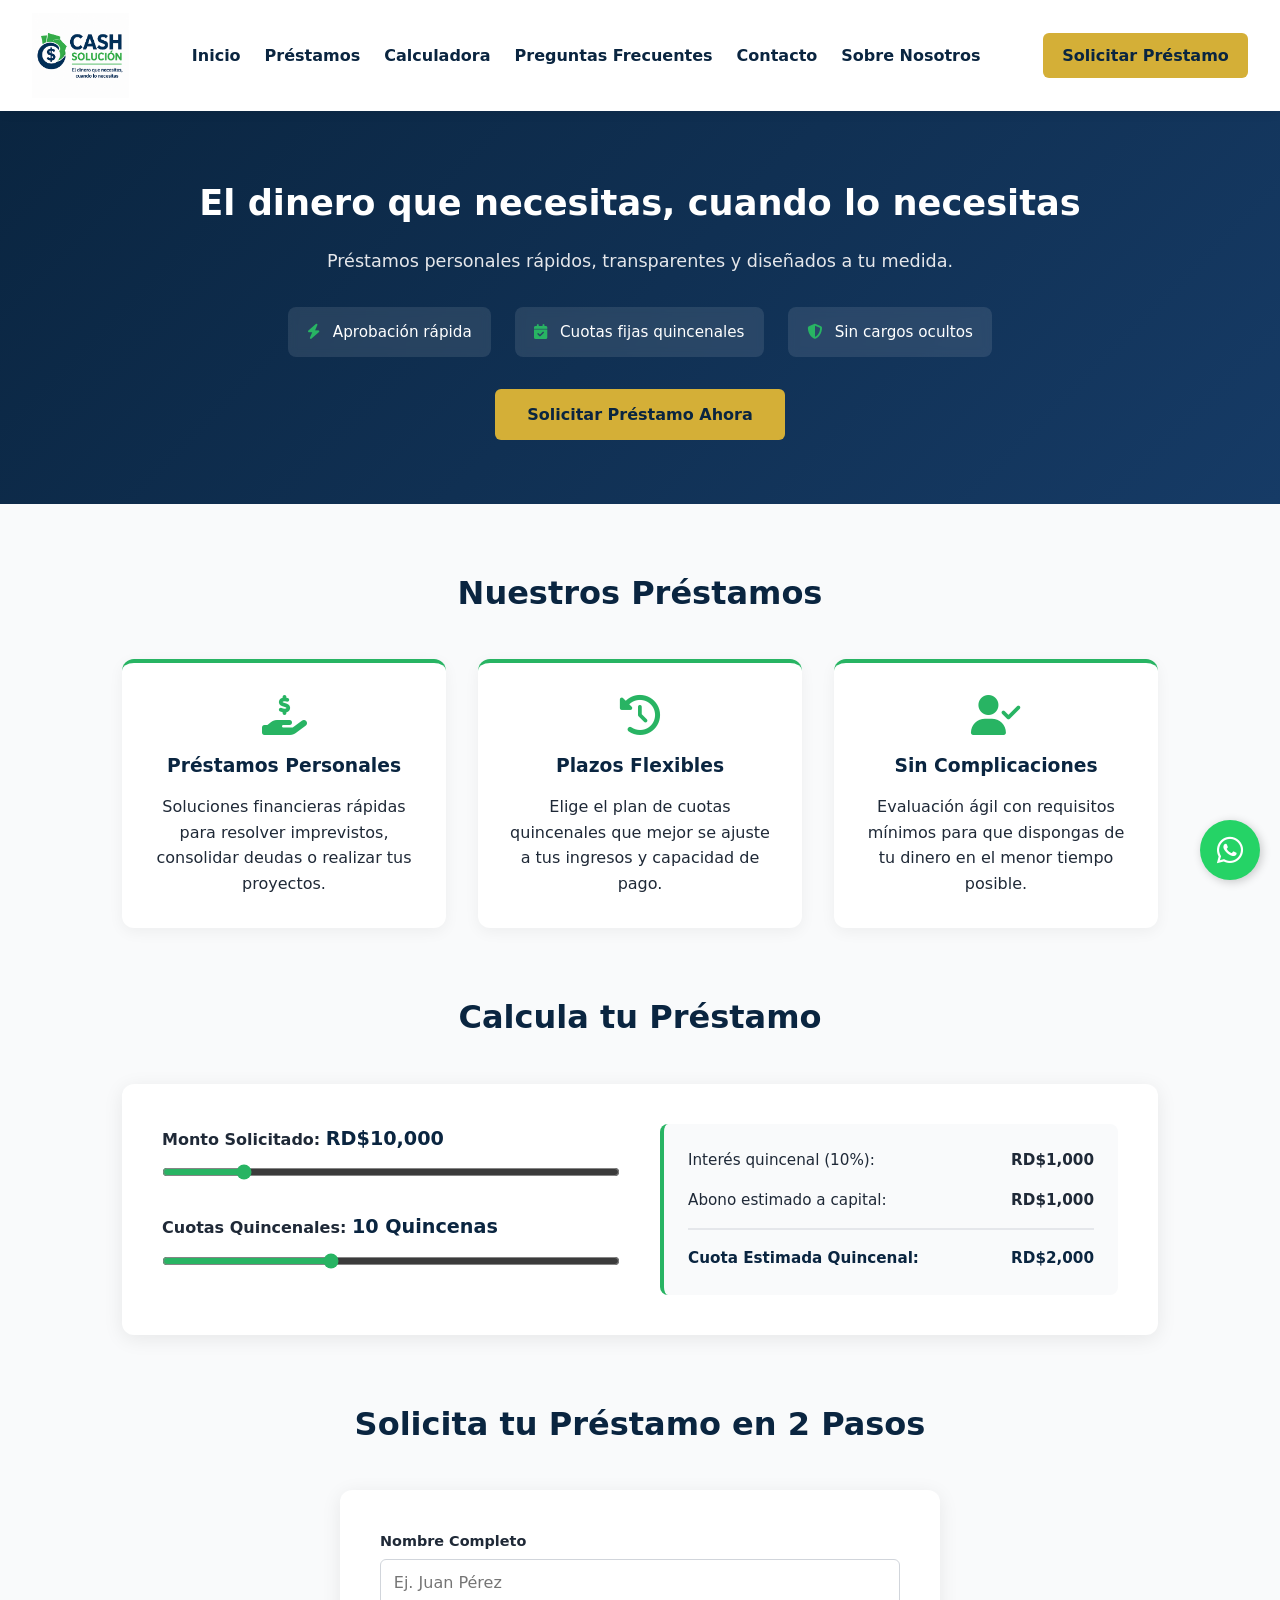
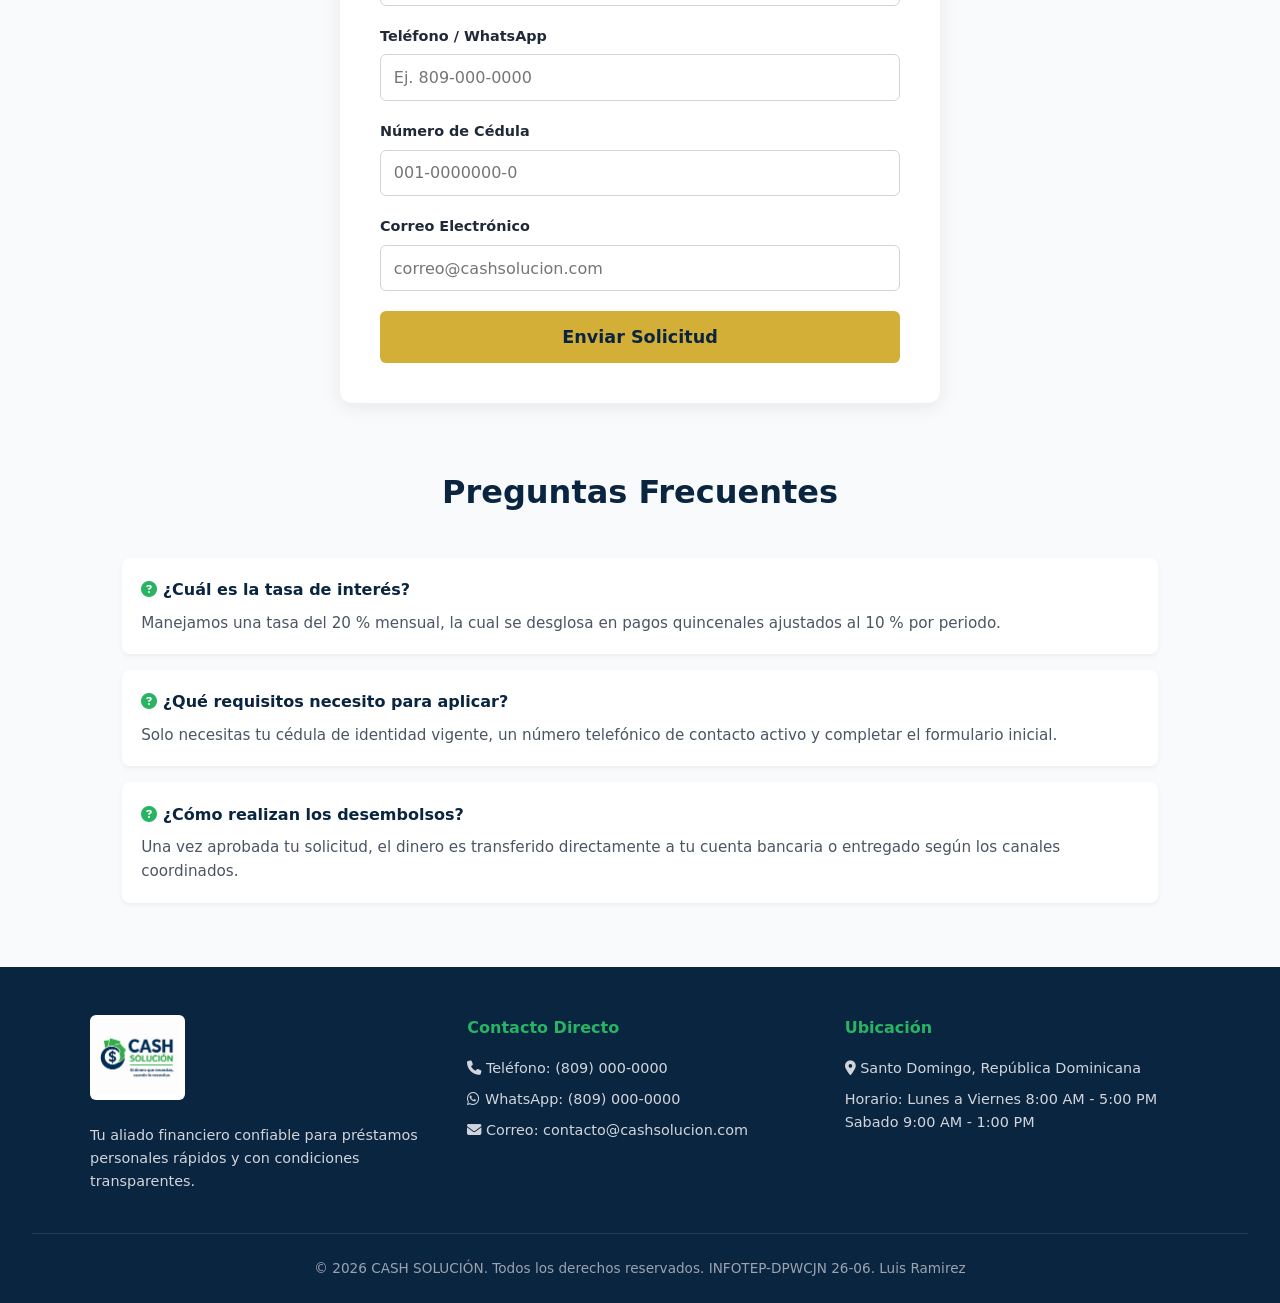
<file: index.html>
<!DOCTYPE html>
<html lang="es">
<head>
    <meta charset="UTF-8">
    <meta name="viewport" content="width=device-width, initial-scale=1.0">
    <title>CASH SOLUCIÓN - Préstamos Personales</title>
    
    <!-- Enlace a CSS -->

    <link rel="stylesheet" href="styles.css">
    
    <!-- Enlace a cloudeflare para la carpeta de iconos -->

    <link rel="stylesheet" href="https://cdnjs.cloudflare.com/ajax/libs/font-awesome/6.4.0/css/all.min.css">
</head>
<body>

<!-- Encabezado y Navegación -->

<header>

    <!-- Logotipo oficial CashSolución -->

    <a href="index.html#inicio" class="logo">
        <img src="logo.PNG" alt="Cash Solución Logo">
    </a>

    <!-- Menú con enlaces de navegación -->

    <nav>
        <ul>
            <li><a href="#inicio">Inicio</a></li>
            <li><a href="#prestamos">Préstamos</a></li>
            <li><a href="#calculadora">Calculadora</a></li>
            <li><a href="#faq">Preguntas Frecuentes</a></li>
            <li><a href="#contacto">Contacto</a></li>

            <!-- Enlace a la página Sobre Nosotros -->

            <li><a href="nosotros.html">Sobre Nosotros</a></li>
        </ul>
    </nav>

    <!-- Botón de Acción Principal Para Solicitar Préstamo -->

    <a href="#registro" class="btn-header">Solicitar Préstamo</a>
</header>

<!-- Inicio -->

<section id="inicio" class="hero">
    <h1>El dinero que necesitas, cuando lo necesitas</h1>
    <p>Préstamos personales rápidos, transparentes y diseñados a tu medida.</p>
    
    <div class="value-props">
        <div class="prop-item"><i class="fa-solid fa-bolt"></i> Aprobación rápida</div>
        <div class="prop-item"><i class="fa-solid fa-calendar-check"></i> Cuotas fijas quincenales</div>
        <div class="prop-item"><i class="fa-solid fa-shield-halved"></i> Sin cargos ocultos</div>
    </div>

    <a href="#registro" class="btn-hero">Solicitar Préstamo Ahora</a>
</section>

<!-- Nuestros Préstamos -->

<section id="prestamos" class="section-container">
    <h2 class="section-title">Nuestros Préstamos</h2>
    <div class="cards-grid">
        <div class="card">
            <i class="fa-solid fa-hand-holding-dollar card-icon"></i>
            <h3>Préstamos Personales</h3>
            <p>Soluciones financieras rápidas para resolver imprevistos, consolidar deudas o realizar tus proyectos.</p>
        </div>
        <div class="card">
            <i class="fa-solid fa-clock-rotate-left card-icon"></i>
            <h3>Plazos Flexibles</h3>
            <p>Elige el plan de cuotas quincenales que mejor se ajuste a tus ingresos y capacidad de pago.</p>
        </div>
        <div class="card">
            <i class="fa-solid fa-user-check card-icon"></i>
            <h3>Sin Complicaciones</h3>
            <p>Evaluación ágil con requisitos mínimos para que dispongas de tu dinero en el menor tiempo posible.</p>
        </div>
    </div>
</section>

<!-- Calculadora de Préstamos -->

<section id="calculadora" class="section-container">
    <h2 class="section-title">Calcula tu Préstamo</h2>
    <div class="calculator-card">
        <div class="calc-controls">
            <div class="control-group">
                <label>Monto Solicitado: <span id="monto-val" class="slider-value">RD$10,000</span></label>
                <input type="range" id="monto" min="2000" max="50000" step="1000" value="10000">
            </div>
            <div class="control-group">
                <label>Cuotas Quincenales: <span id="cuotas-val" class="slider-value">10 Quincenas</span></label>
                <input type="range" id="cuotas" min="2" max="24" step="2" value="10">
            </div>
        </div>

        <div class="calc-summary">
            <div>
                <div class="summary-item">
                    <span>Interés quincenal (10%):</span>
                    <span id="interes-val" style="font-weight:600;">RD$1,000</span>
                </div>
                <div class="summary-item">
                    <span>Abono estimado a capital:</span>
                    <span id="capital-val" style="font-weight:600;">RD$1,000</span>
                </div>
            </div>
            <div class="summary-total">
                <div class="summary-item" style="margin:0;">
                    <span>Cuota Estimada Quincenal:</span>
                    <span id="total-cuota">RD$2,000</span>
                </div>
            </div>
        </div>
    </div>
</section>

<!-- Formulario de Solicitud de Préstamo -->

<section id="registro" class="section-container">
    <h2 class="section-title">Solicita tu Préstamo en 2 Pasos</h2>
    <div class="form-card">
        <form id="solicitud-form">
            <div class="form-group">
                <label for="nombre">Nombre Completo</label>
                <input type="text" id="nombre" placeholder="Ej. Juan Pérez" required>
            </div>
            <div class="form-group">
                <label for="telefono">Teléfono / WhatsApp</label>
                <input type="tel" id="telefono" placeholder="Ej. 809-000-0000" required>
            </div>
            <div class="form-group">
                <label for="cedula">Número de Cédula</label>
                <input type="text" id="cedula" placeholder="001-0000000-0" required>
            </div>
            <div class="form-group">
                <label for="correo">Correo Electrónico</label>
                <input type="email" id="correo" placeholder="correo@cashsolucion.com" required>
            </div>
            <button type="submit" class="btn-submit">Enviar Solicitud</button>
        </form>
    </div>
</section>

<!-- Preguntas Frecuentes -->

<section id="faq" class="section-container">
    <h2 class="section-title">Preguntas Frecuentes</h2>
    <div class="faq-item">
        <div class="faq-question"><i class="fa-solid fa-circle-question" style="color:#28B463;"></i> ¿Cuál es la tasa de interés?</div>
        <div class="faq-answer">Manejamos una tasa del 20 % mensual, la cual se desglosa en pagos quincenales ajustados al 10 % por periodo.</div>
    </div>
    <div class="faq-item">
        <div class="faq-question"><i class="fa-solid fa-circle-question" style="color:#28B463;"></i> ¿Qué requisitos necesito para aplicar?</div>
        <div class="faq-answer">Solo necesitas tu cédula de identidad vigente, un número telefónico de contacto activo y completar el formulario inicial.</div>
    </div>
    <div class="faq-item">
        <div class="faq-question"><i class="fa-solid fa-circle-question" style="color:#28B463;"></i> ¿Cómo realizan los desembolsos?</div>
        <div class="faq-answer">Una vez aprobada tu solicitud, el dinero es transferido directamente a tu cuenta bancaria o entregado según los canales coordinados.</div>
    </div>
</section>

<!-- Botón Flotante de WhatsApp -->

<a href="https://wa.me/18090000000" class="whatsapp-float" target="_blank" aria-label="Contacto por WhatsApp">
    <i class="fa-brands fa-whatsapp"></i>
</a>

<!-- Footer, Pie de Página, Contacto, Dirección, Horario -->

<footer id="contacto">
    <div class="footer-content">
        <div class="footer-col">
            <img src="logo.PNG" alt="Cash Solución" class="footer-logo">
            <p>Tu aliado financiero confiable para préstamos personales rápidos y con condiciones transparentes.</p>
        </div>
        <div class="footer-col">
            <h4>Contacto Directo</h4>
            <ul>
                <li><i class="fa-solid fa-phone"></i> Teléfono: (809) 000-0000</li>
                <li><i class="fa-brands fa-whatsapp"></i> WhatsApp: (809) 000-0000</li>
                <li><i class="fa-solid fa-envelope"></i> Correo: contacto@cashsolucion.com</li>
            </ul>
        </div>
        <div class="footer-col">
            <h4>Ubicación</h4>
            <p><i class="fa-solid fa-location-dot"></i> Santo Domingo, República Dominicana</p>
            <p>Horario: Lunes a Viernes 8:00 AM - 5:00 PM Sabado 9:00 AM - 1:00 PM</p>
        </div>
    </div>
    <div class="footer-bottom">
        <p>&copy; 2026 CASH SOLUCIÓN. Todos los derechos reservados. INFOTEP-DPWCJN 26-06. Luis Ramirez</p>
    </div>
</footer>

<!-- Calculadora de Préstamo JS -->

<script>
    const montoInput = document.getElementById('monto');
    const cuotasInput = document.getElementById('cuotas');
    const montoVal = document.getElementById('monto-val');
    const cuotasVal = document.getElementById('cuotas-val');
    const interesVal = document.getElementById('interes-val');
    const capitalVal = document.getElementById('capital-val');
    const totalCuota = document.getElementById('total-cuota');

    function actualizarCalculadora() {
        const monto = parseFloat(montoInput.value);
        const cuotas = parseInt(cuotasInput.value);

        const interesQuincenal = monto * 0.10;
        const abonoCapital = monto / cuotas;
        const cuotaEstimada = interesQuincenal + abonoCapital;

        montoVal.textContent = `RD$${monto.toLocaleString()}`;
        cuotasVal.textContent = `${cuotas} Quincenas`;
        interesVal.textContent = `RD$${Math.round(interesQuincenal).toLocaleString()}`;
        capitalVal.textContent = `RD$${Math.round(abonoCapital).toLocaleString()}`;
        totalCuota.textContent = `RD$${Math.round(cuotaEstimada).toLocaleString()}`;
    }

    montoInput.addEventListener('input', actualizarCalculadora);
    cuotasInput.addEventListener('input', actualizarCalculadora);
    actualizarCalculadora();
</script>

</body>
</html>
</file>
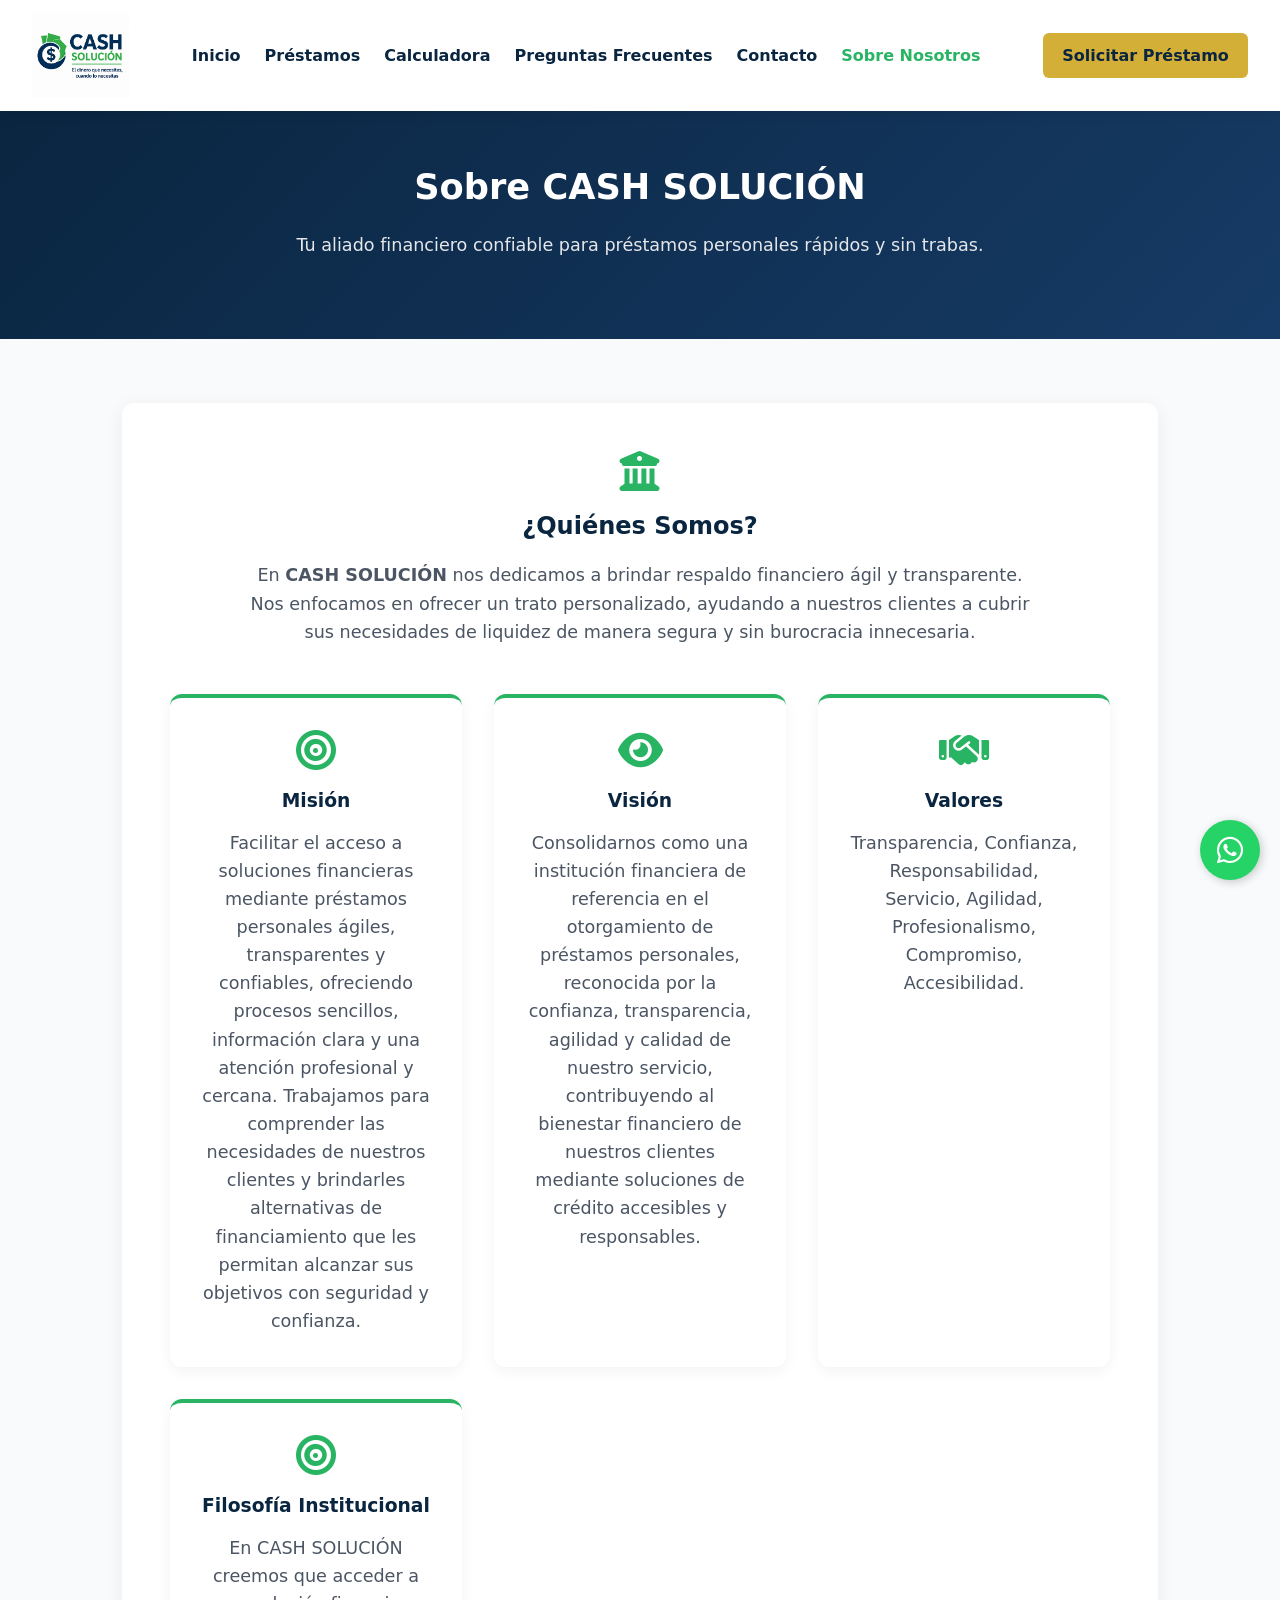
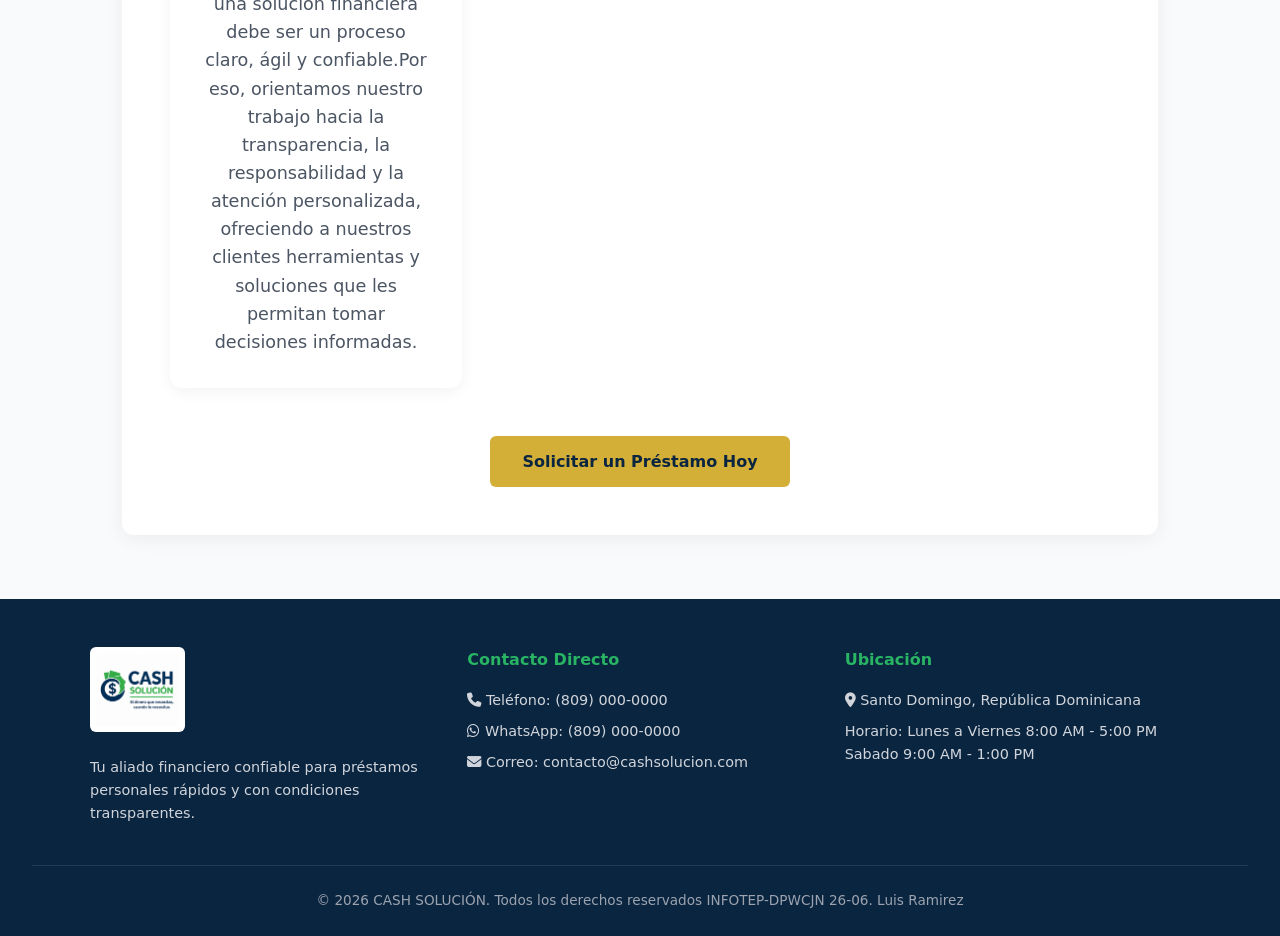
<file: nosotros.html>
<!DOCTYPE html>
<html lang="es">
<head>
    <meta charset="UTF-8">
    <meta name="viewport" content="width=device-width, initial-scale=1.0">
    <title>Sobre Nosotros - CASH SOLUCIÓN</title>

    <!-- Enlace al archivo de estilos -->

    <link rel="stylesheet" href="styles.css">

    <!-- Enlace a cloudeflare para la carpeta de iconos -->

    <link rel="stylesheet" href="https://cdnjs.cloudflare.com/ajax/libs/font-awesome/6.4.0/css/all.min.css">
</head>
<body>

<!-- Encabezado Principal -->

<header>
    <a href="index.html" class="logo">
        <img src="logo.PNG" alt="Cash Solución Logo">
    </a>
    <nav>
        <ul>
            <li><a href="index.html#inicio">Inicio</a></li>
            <li><a href="index.html#prestamos">Préstamos</a></li>
            <li><a href="index.html#calculadora">Calculadora</a></li>
            <li><a href="index.html#faq">Preguntas Frecuentes</a></li>
            <li><a href="index.html#contacto">Contacto</a></li>
            <li><a href="nosotros.html" style="color: #28B463;">Sobre Nosotros</a></li>
        </ul>
    </nav>
    <a href="index.html#registro" class="btn-header">Solicitar Préstamo</a>
</header>

<!-- Banner Principal de Sobre Nosotros -->

<section class="hero hero-page">
    <h1>Sobre CASH SOLUCIÓN</h1>
    <p>Tu aliado financiero confiable para préstamos personales rápidos y sin trabas.</p>
</section>

<!-- Contenido Sobre Nosotros -->

<section class="section-container">
    <div class="about-page-card">
        <i class="fa-solid fa-building-columns page-icon"></i>
        <h2>¿Quiénes Somos?</h2>
        <p>En <strong>CASH SOLUCIÓN</strong> nos dedicamos a brindar respaldo financiero ágil y transparente. Nos enfocamos en ofrecer un trato personalizado, ayudando a nuestros clientes a cubrir sus necesidades de liquidez de manera segura y sin burocracia innecesaria.</p>

        <div class="cards-grid" style="margin-top: 3rem;">
            <div class="card">
                <i class="fa-solid fa-bullseye card-icon"></i>
                <h3>Misión</h3>
                <p>Facilitar el acceso a soluciones financieras mediante préstamos personales ágiles, transparentes y confiables, ofreciendo procesos sencillos, información clara y una atención profesional y cercana. Trabajamos para comprender las necesidades de nuestros clientes y brindarles alternativas de financiamiento que les permitan alcanzar sus objetivos con seguridad y confianza.</p>
            </div>
            <div class="card">
                <i class="fa-solid fa-eye card-icon"></i>
                <h3>Visión</h3>
                <p>Consolidarnos como una institución financiera de referencia en el otorgamiento de préstamos personales, reconocida por la confianza, transparencia, agilidad y calidad de nuestro servicio, contribuyendo al bienestar financiero de nuestros clientes mediante soluciones de crédito accesibles y responsables.</p>
            </div>
            <div class="card">
                <i class="fa-solid fa-handshake card-icon"></i>
                <h3>Valores</h3>
                <p>Transparencia, Confianza, Responsabilidad, Servicio, Agilidad, Profesionalismo, Compromiso, Accesibilidad.</p>
            </div>
          
            <div class="card">
                <i class="fa-solid fa-bullseye card-icon"></i>
                <h3>Filosofía Institucional</h3>
                <p>En CASH SOLUCIÓN creemos que acceder a una solución financiera debe ser un proceso claro, ágil y confiable.Por eso, orientamos nuestro trabajo hacia la transparencia, la responsabilidad y la atención personalizada, ofreciendo a nuestros clientes herramientas y soluciones que les permitan tomar decisiones informadas.</p>
            </div>
        </div>

        <div style="text-align: center; margin-top: 3rem;">
            <a href="index.html#registro" class="btn-hero">Solicitar un Préstamo Hoy</a>
        </div>
    </div>
</section>

<!-- Botón Flotante -->

<a href="https://wa.me/18090000000" class="whatsapp-float" target="_blank" aria-label="Contacto por WhatsApp">
    <i class="fa-brands fa-whatsapp"></i>
</a>

<!-- Footer -->

<footer>
    <div class="footer-content">
        <div class="footer-col">
            <img src="logo.PNG" alt="Cash Solución" class="footer-logo">
            <p>Tu aliado financiero confiable para préstamos personales rápidos y con condiciones transparentes.</p>
        </div>
        <div class="footer-col">
            <h4>Contacto Directo</h4>
            <ul>
                <li><i class="fa-solid fa-phone"></i> Teléfono: (809) 000-0000</li>
                <li><i class="fa-brands fa-whatsapp"></i> WhatsApp: (809) 000-0000</li>
                <li><i class="fa-solid fa-envelope"></i> Correo: contacto@cashsolucion.com</li>
            </ul>
        </div>
        <div class="footer-col">
            <h4>Ubicación</h4>
            <p><i class="fa-solid fa-location-dot"></i> Santo Domingo, República Dominicana</p>
            <p>Horario: Lunes a Viernes 8:00 AM - 5:00 PM Sabado 9:00 AM - 1:00 PM</p>
        </div>
    </div>
    <div class="footer-bottom">
        <p>&copy; 2026 CASH SOLUCIÓN. Todos los derechos reservados INFOTEP-DPWCJN 26-06. Luis Ramirez</p>
    </div>
</footer>

</body>
</html>
</file>
<file: styles.css>
* {
    margin: 0;
    padding: 0;
    box-sizing: border-box;
    font-family: system-ui, -apple-system, BlinkMacSystemFont, 'Segoe UI', Roboto, sans-serif;
}

body {
    background-color: #F9FAFB;
    color: #1F2937;
    line-height: 1.6;
}

/* --- OjO, Utilice rem porque mejora la accesibilidad y adaptabilidad para las personas que necesitan textos mas grande. px o Pixel es una unidad absoluta, y siempre mide lo mismo sin importar la pantalla. En cuanto rem, root em es una unidad relativa. ---*/

/* --- Estilo del Encabezado --- */

header {
    background-color: #FFFFFF;
    padding: 0.8rem 2rem;
    display: flex;
    justify-content: space-between;
    align-items: center;
    position: sticky;
    top: 0;
    z-index: 1000;
    box-shadow: 0 2px 10px rgba(0,0,0,0.08);
}

/* Estilo del Logo */

.logo {
    display: flex;
    align-items: center;
}

.logo img {
    height: 85px;
    width: auto;
    display: block;
    object-fit: contain;
}

/* Estilo del Menú */

nav ul {
    display: flex;
    list-style: none;
    gap: 1.5rem;
}

nav a {
    color: #0A2540;
    text-decoration: none;
    font-weight: 600;
    transition: color 0.3s;
}

nav a:hover {
    color: #28B463;
}

/* Estilo del Botón de la barra */

.btn-header {
    background-color: #D4AF37; 
    color: #0A2540;           
    padding: 0.6rem 1.2rem;
    text-decoration: none;
    font-weight: 700;
    border-radius: 6px;
    transition: background-color 0.3s;
}

.btn-header:hover {
    background-color: #C59B27;
}

/* --- Estilo de la Sección Hero --- */

.hero {
    background: linear-gradient(135deg, #0A2540 0%, #163B66 100%);
    color: #FFFFFF;
    text-align: center;
    padding: 4rem 2rem;
}

.hero-page {
    padding: 3rem 2rem;
}

.hero h1 {
    font-size: 2.2rem;
    margin-bottom: 1rem;
}

.hero p {
    font-size: 1.1rem;
    color: #E5E7EB;
    margin-bottom: 2rem;
}

.value-props {
    display: flex;
    justify-content: center;
    gap: 1.5rem;
    flex-wrap: wrap;
    margin-bottom: 2rem;
}

.prop-item {
    background: rgba(255, 255, 255, 0.1);
    padding: 0.8rem 1.2rem;
    border-radius: 8px;
    backdrop-filter: blur(5px);
    font-size: 0.95rem;
}

.prop-item i {
    color: #28B463;
    margin-right: 8px;
}

.btn-hero {
    display: inline-block;
    background-color: #D4AF37; 
    color: #0A2540;            
    padding: 0.8rem 2rem;
    text-decoration: none;
    font-weight: 700;
    border-radius: 6px;
    transition: background-color 0.3s;
}

.btn-hero:hover {
    background-color: #C59B27;
}

/* --- Sección y Contenedores --- */

.section-container {
    max-width: 1100px;
    margin: 4rem auto;
    padding: 0 2rem;
}

.section-title {
    text-align: center;
    color: #0A2540;
    font-size: 2rem;
    margin-bottom: 2.5rem;
}

/* Tarjeta de Préstamos y Sobre Nosotros */

.cards-grid {
    display: grid;
    grid-template-columns: repeat(auto-fit, minmax(280px, 1fr));
    gap: 2rem;
}

.card {
    background: #FFFFFF;
    padding: 2rem;
    border-radius: 12px;
    box-shadow: 0 4px 15px rgba(0,0,0,0.05);
    text-align: center;
    border-top: 4px solid #28B463;
}

.card-icon, .page-icon {
    font-size: 2.5rem;
    color: #28B463;
    margin-bottom: 1rem;
}

.card h3 {
    color: #0A2540;
    margin-bottom: 0.8rem;
}

.about-page-card {
    background: #FFFFFF;
    padding: 3rem;
    border-radius: 12px;
    box-shadow: 0 4px 20px rgba(0,0,0,0.06);
    text-align: center;
}

.about-page-card h2 {
    color: #0A2540;
    margin-bottom: 1rem;
}

.about-page-card p {
    font-size: 1.1rem;
    color: #4B5563;
    max-width: 800px;
    margin: 0 auto;
}

/* Calculadora */

.calculator-card {
    background: #FFFFFF;
    border-radius: 12px;
    padding: 2.5rem;
    box-shadow: 0 4px 20px rgba(0,0,0,0.08);
    display: grid;
    grid-template-columns: 1fr 1fr;
    gap: 2.5rem;
}

.calc-controls {
    display: flex;
    flex-direction: column;
    gap: 1.5rem;
}

.control-group label {
    font-weight: 600;
    display: block;
    margin-bottom: 0.5rem;
}

.control-group input[type="range"] {
    width: 100%;
    accent-color: #28B463;
}

.slider-value {
    font-weight: 700;
    color: #0A2540;
    font-size: 1.2rem;
}

.calc-summary {
    background: #F9FAFB;
    border-left: 4px solid #28B463;
    padding: 1.5rem;
    border-radius: 8px;
    display: flex;
    flex-direction: column;
    justify-content: space-between;
}

.summary-item {
    display: flex;
    justify-content: space-between;
    margin-bottom: 1rem;
    font-size: 0.95rem;
}

.summary-total {
    border-top: 2px solid #E5E7EB;
    padding-top: 1rem;
    font-weight: 700;
    font-size: 1.2rem;
    color: #0A2540;
}

/* Formulario */

.form-card {
    background: #FFFFFF;
    border-radius: 12px;
    padding: 2.5rem;
    box-shadow: 0 4px 20px rgba(0,0,0,0.08);
    max-width: 600px;
    margin: 0 auto;
}

.form-group {
    margin-bottom: 1.2rem;
}

.form-group label {
    display: block;
    margin-bottom: 0.4rem;
    font-weight: 600;
    font-size: 0.9rem;
}

.form-group input {
    width: 100%;
    padding: 0.8rem;
    border: 1px solid #D1D5DB;
    border-radius: 6px;
    font-size: 1rem;
}

.form-group input:focus {
    outline: none;
    border-color: #0A2540;
}

.btn-submit {
    width: 100%;
    padding: 1rem;
    background-color: #D4AF37; 
    color: #0A2540;            
    border: none;
    border-radius: 6px;
    font-size: 1.1rem;
    font-weight: 700;
    cursor: pointer;
    transition: background-color 0.3s;
}

.btn-submit:hover {
    background-color: #C59B27;
}

/* Preguntas Frecuentes */

.faq-item {
    background: #FFFFFF;
    border-radius: 8px;
    margin-bottom: 1rem;
    padding: 1.2rem;
    box-shadow: 0 2px 5px rgba(0,0,0,0.05);
}

.faq-question {
    font-weight: 600;
    color: #0A2540;
    margin-bottom: 0.5rem;
}

.faq-answer {
    color: #4B5563;
    font-size: 0.95rem;
}

/* Botón Flotante de WhatsApp */

.whatsapp-float {
    position: fixed;
    bottom: 20px;
    right: 20px;
    background-color: #25D366;
    color: white;
    border-radius: 50px;
    width: 60px;
    height: 60px;
    display: flex;
    align-items: center;
    justify-content: center;
    font-size: 30px;
    box-shadow: 2px 2px 10px rgba(0,0,0,0.2);
    z-index: 1000;
    transition: 0.3s;
    text-decoration: none;
}

.whatsapp-float:hover {
    transform: scale(1.1);
}

/* Footer, Pie de Página, Contacto, Dirección, Horario */

footer {
    background-color: #0A2540;
    color: #FFFFFF;
    padding: 3rem 2rem 1.5rem;
    margin-top: 4rem;
}

.footer-content {
    max-width: 1100px;
    margin: 0 auto;
    display: grid;
    grid-template-columns: repeat(auto-fit, minmax(250px, 1fr));
    gap: 2rem;
    margin-bottom: 2rem;
}

.footer-col h4 {
    color: #28B463;
    margin-bottom: 1rem;
}

.footer-col p, .footer-col li {
    font-size: 0.9rem;
    color: #D1D5DB;
    margin-bottom: 0.5rem;
    list-style: none;
}

.footer-logo {
    height: 85px;
    background: white;
    padding: 6px;
    border-radius: 6px;
    margin-bottom: 1rem;
}

.footer-bottom {
    text-align: center;
    border-top: 1px solid rgba(255,255,255,0.1);
    padding-top: 1.5rem;
    font-size: 0.85rem;
    color: #9CA3AF;
}

/*  Sensibilidad Calculadora */

@media (max-width: 768px) {
    .calculator-card {
        grid-template-columns: 1fr;
    }
    nav ul {
        display: none;
    }
    .hero h1 {
        font-size: 1.8rem;
    }
}
</file>
